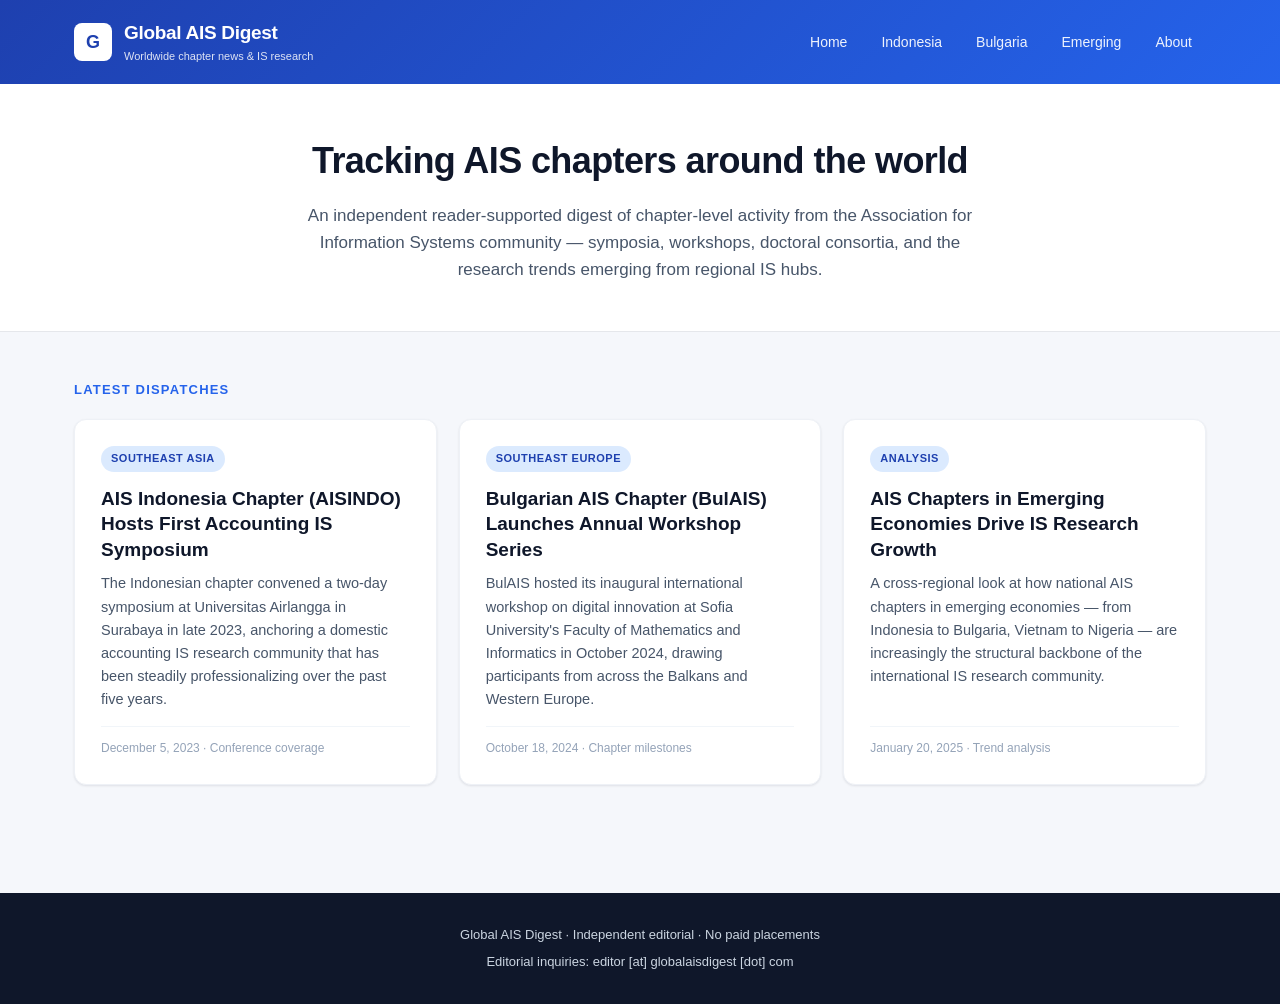
<file: index.html>
<!DOCTYPE html>
<html lang="en">
<head>
<meta charset="UTF-8">
<meta name="viewport" content="width=device-width, initial-scale=1.0">
<title>Global AIS Digest — Worldwide AIS Chapter News &amp; IS Research</title>
<meta name="description" content="A digest of news, events, and research activity from Association for Information Systems chapters worldwide.">
<link rel="stylesheet" href="style.css">
</head>
<body>

<header class="topbar">
  <div class="topbar-inner">
    <a href="index.html" class="brand">
      <div class="brand-logo">G</div>
      <div class="brand-text">
        <div class="brand-name">Global AIS Digest</div>
        <div class="brand-tag">Worldwide chapter news &amp; IS research</div>
      </div>
    </a>
    <nav class="primary">
      <a href="index.html">Home</a>
      <a href="article-aisindo-symposium.html">Indonesia</a>
      <a href="article-bulais-workshop.html">Bulgaria</a>
      <a href="article-emerging-chapters.html">Emerging</a>
      <a href="about.html">About</a>
    </nav>
  </div>
</header>

<section class="hero">
  <div class="hero-inner">
    <h1>Tracking AIS chapters around the world</h1>
    <p>An independent reader-supported digest of chapter-level activity from the Association for Information Systems community — symposia, workshops, doctoral consortia, and the research trends emerging from regional IS hubs.</p>
  </div>
</section>

<main>
  <div class="container">

    <div class="section-title">Latest dispatches</div>

    <div class="card-grid">

      <article class="card">
        <span class="card-tag">Southeast Asia</span>
        <h3><a href="article-aisindo-symposium.html">AIS Indonesia Chapter (AISINDO) Hosts First Accounting IS Symposium</a></h3>
        <p>The Indonesian chapter convened a two-day symposium at Universitas Airlangga in Surabaya in late 2023, anchoring a domestic accounting IS research community that has been steadily professionalizing over the past five years.</p>
        <div class="card-meta">December 5, 2023 · Conference coverage</div>
      </article>

      <article class="card">
        <span class="card-tag">Southeast Europe</span>
        <h3><a href="article-bulais-workshop.html">Bulgarian AIS Chapter (BulAIS) Launches Annual Workshop Series</a></h3>
        <p>BulAIS hosted its inaugural international workshop on digital innovation at Sofia University's Faculty of Mathematics and Informatics in October 2024, drawing participants from across the Balkans and Western Europe.</p>
        <div class="card-meta">October 18, 2024 · Chapter milestones</div>
      </article>

      <article class="card">
        <span class="card-tag">Analysis</span>
        <h3><a href="article-emerging-chapters.html">AIS Chapters in Emerging Economies Drive IS Research Growth</a></h3>
        <p>A cross-regional look at how national AIS chapters in emerging economies — from Indonesia to Bulgaria, Vietnam to Nigeria — are increasingly the structural backbone of the international IS research community.</p>
        <div class="card-meta">January 20, 2025 · Trend analysis</div>
      </article>

    </div>

  </div>
</main>

<footer class="site-footer">
  <div class="container">
    <p>Global AIS Digest · Independent editorial · No paid placements</p>
    <p style="margin-top:6px;">Editorial inquiries: editor [at] globalaisdigest [dot] com</p>
  </div>
</footer>

</body>
</html>
</file>
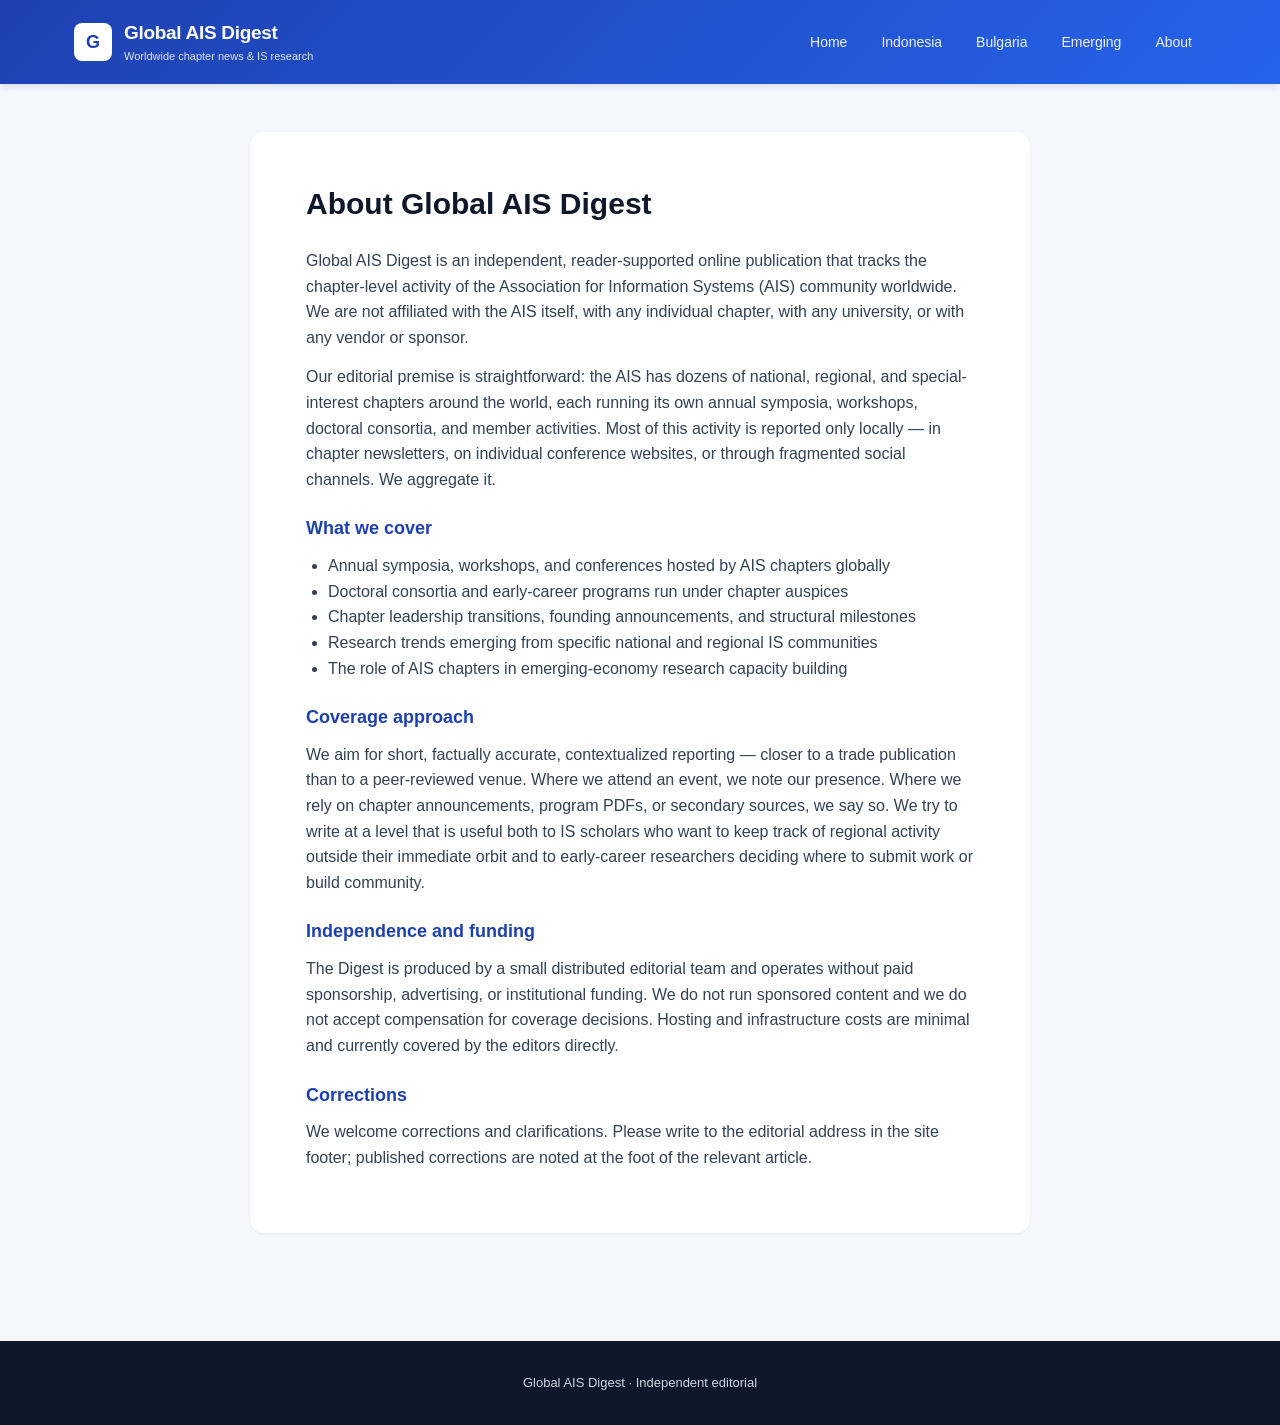
<file: about.html>
<!DOCTYPE html>
<html lang="en">
<head>
<meta charset="UTF-8">
<meta name="viewport" content="width=device-width, initial-scale=1.0">
<title>About — Global AIS Digest</title>
<link rel="stylesheet" href="style.css">
</head>
<body>

<header class="topbar">
  <div class="topbar-inner">
    <a href="index.html" class="brand">
      <div class="brand-logo">G</div>
      <div class="brand-text">
        <div class="brand-name">Global AIS Digest</div>
        <div class="brand-tag">Worldwide chapter news &amp; IS research</div>
      </div>
    </a>
    <nav class="primary">
      <a href="index.html">Home</a>
      <a href="article-aisindo-symposium.html">Indonesia</a>
      <a href="article-bulais-workshop.html">Bulgaria</a>
      <a href="article-emerging-chapters.html">Emerging</a>
      <a href="about.html">About</a>
    </nav>
  </div>
</header>

<main>
  <div class="container">
    <div class="about-wrap">
      <h1>About Global AIS Digest</h1>

      <p>Global AIS Digest is an independent, reader-supported online publication that tracks the chapter-level activity of the Association for Information Systems (AIS) community worldwide. We are not affiliated with the AIS itself, with any individual chapter, with any university, or with any vendor or sponsor.</p>

      <p>Our editorial premise is straightforward: the AIS has dozens of national, regional, and special-interest chapters around the world, each running its own annual symposia, workshops, doctoral consortia, and member activities. Most of this activity is reported only locally — in chapter newsletters, on individual conference websites, or through fragmented social channels. We aggregate it.</p>

      <h3>What we cover</h3>
      <ul style="margin-left:22px; margin-bottom:14px; color:#334155;">
        <li>Annual symposia, workshops, and conferences hosted by AIS chapters globally</li>
        <li>Doctoral consortia and early-career programs run under chapter auspices</li>
        <li>Chapter leadership transitions, founding announcements, and structural milestones</li>
        <li>Research trends emerging from specific national and regional IS communities</li>
        <li>The role of AIS chapters in emerging-economy research capacity building</li>
      </ul>

      <h3>Coverage approach</h3>
      <p>We aim for short, factually accurate, contextualized reporting — closer to a trade publication than to a peer-reviewed venue. Where we attend an event, we note our presence. Where we rely on chapter announcements, program PDFs, or secondary sources, we say so. We try to write at a level that is useful both to IS scholars who want to keep track of regional activity outside their immediate orbit and to early-career researchers deciding where to submit work or build community.</p>

      <h3>Independence and funding</h3>
      <p>The Digest is produced by a small distributed editorial team and operates without paid sponsorship, advertising, or institutional funding. We do not run sponsored content and we do not accept compensation for coverage decisions. Hosting and infrastructure costs are minimal and currently covered by the editors directly.</p>

      <h3>Corrections</h3>
      <p>We welcome corrections and clarifications. Please write to the editorial address in the site footer; published corrections are noted at the foot of the relevant article.</p>

    </div>
  </div>
</main>

<footer class="site-footer">
  <div class="container">
    <p>Global AIS Digest · Independent editorial</p>
  </div>
</footer>

</body>
</html>
</file>
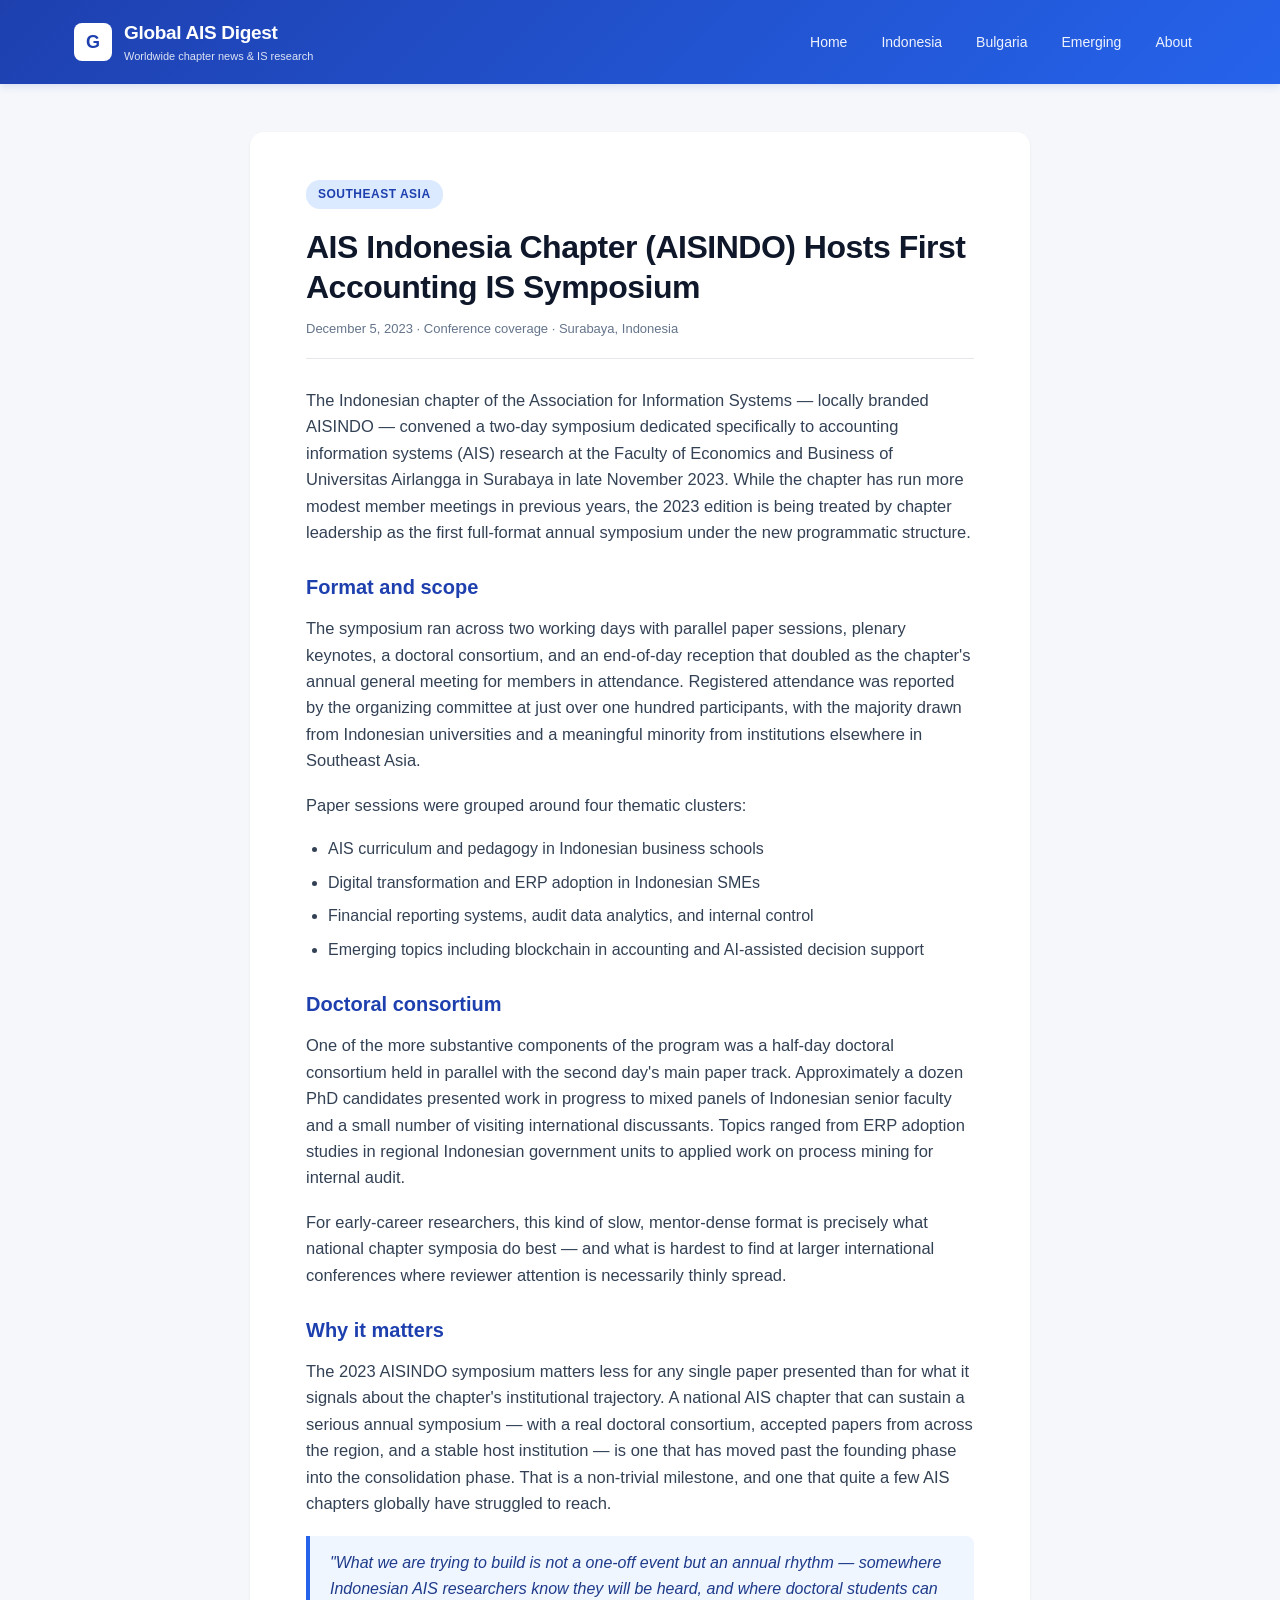
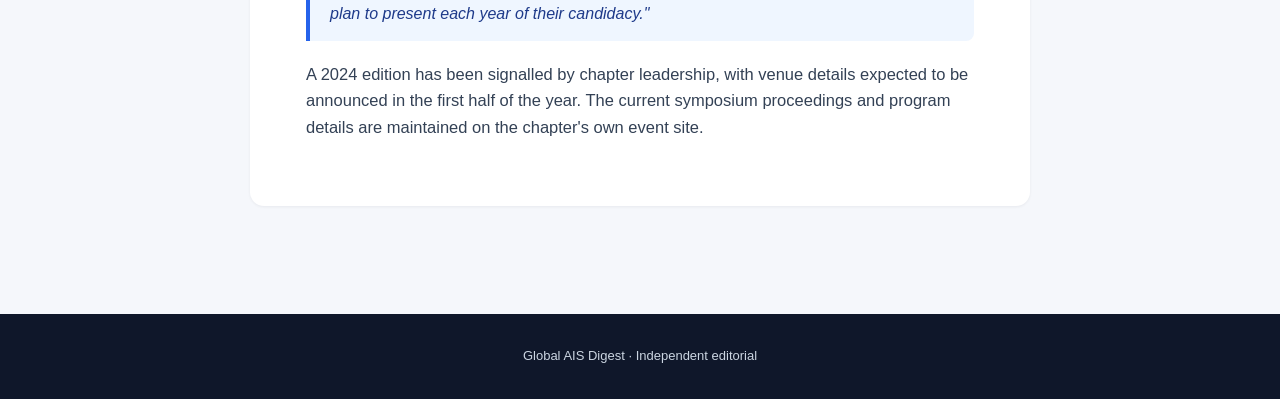
<file: article-aisindo-symposium.html>
<!DOCTYPE html>
<html lang="en">
<head>
<meta charset="UTF-8">
<meta name="viewport" content="width=device-width, initial-scale=1.0">
<title>AIS Indonesia Chapter (AISINDO) Hosts First Accounting IS Symposium — Global AIS Digest</title>
<link rel="stylesheet" href="style.css">
</head>
<body>

<header class="topbar">
  <div class="topbar-inner">
    <a href="index.html" class="brand">
      <div class="brand-logo">G</div>
      <div class="brand-text">
        <div class="brand-name">Global AIS Digest</div>
        <div class="brand-tag">Worldwide chapter news &amp; IS research</div>
      </div>
    </a>
    <nav class="primary">
      <a href="index.html">Home</a>
      <a href="article-aisindo-symposium.html">Indonesia</a>
      <a href="article-bulais-workshop.html">Bulgaria</a>
      <a href="article-emerging-chapters.html">Emerging</a>
      <a href="about.html">About</a>
    </nav>
  </div>
</header>

<main>
  <div class="container">
    <article class="post">

      <span class="post-tag">Southeast Asia</span>
      <h1>AIS Indonesia Chapter (AISINDO) Hosts First Accounting IS Symposium</h1>
      <div class="post-meta">December 5, 2023 · Conference coverage · Surabaya, Indonesia</div>

      <p>The Indonesian chapter of the Association for Information Systems — locally branded AISINDO — convened a two-day symposium dedicated specifically to accounting information systems (AIS) research at the Faculty of Economics and Business of Universitas Airlangga in Surabaya in late November 2023. While the chapter has run more modest member meetings in previous years, the 2023 edition is being treated by chapter leadership as the first full-format annual symposium under the new programmatic structure.</p>

      <h3>Format and scope</h3>

      <p>The symposium ran across two working days with parallel paper sessions, plenary keynotes, a doctoral consortium, and an end-of-day reception that doubled as the chapter's annual general meeting for members in attendance. Registered attendance was reported by the organizing committee at just over one hundred participants, with the majority drawn from Indonesian universities and a meaningful minority from institutions elsewhere in Southeast Asia.</p>

      <p>Paper sessions were grouped around four thematic clusters:</p>
      <ul>
        <li>AIS curriculum and pedagogy in Indonesian business schools</li>
        <li>Digital transformation and ERP adoption in Indonesian SMEs</li>
        <li>Financial reporting systems, audit data analytics, and internal control</li>
        <li>Emerging topics including blockchain in accounting and AI-assisted decision support</li>
      </ul>

      <h3>Doctoral consortium</h3>

      <p>One of the more substantive components of the program was a half-day doctoral consortium held in parallel with the second day's main paper track. Approximately a dozen PhD candidates presented work in progress to mixed panels of Indonesian senior faculty and a small number of visiting international discussants. Topics ranged from ERP adoption studies in regional Indonesian government units to applied work on process mining for internal audit.</p>

      <p>For early-career researchers, this kind of slow, mentor-dense format is precisely what national chapter symposia do best — and what is hardest to find at larger international conferences where reviewer attention is necessarily thinly spread.</p>

      <h3>Why it matters</h3>

      <p>The 2023 AISINDO symposium matters less for any single paper presented than for what it signals about the chapter's institutional trajectory. A national AIS chapter that can sustain a serious annual symposium — with a real doctoral consortium, accepted papers from across the region, and a stable host institution — is one that has moved past the founding phase into the consolidation phase. That is a non-trivial milestone, and one that quite a few AIS chapters globally have struggled to reach.</p>

      <blockquote>"What we are trying to build is not a one-off event but an annual rhythm — somewhere Indonesian AIS researchers know they will be heard, and where doctoral students can plan to present each year of their candidacy."</blockquote>

      <p>A 2024 edition has been signalled by chapter leadership, with venue details expected to be announced in the first half of the year. The current symposium proceedings and program details are maintained on the chapter's own event site.</p>

    </article>
  </div>
</main>

<footer class="site-footer">
  <div class="container">
    <p>Global AIS Digest · Independent editorial</p>
  </div>
</footer>

</body>
</html>
</file>
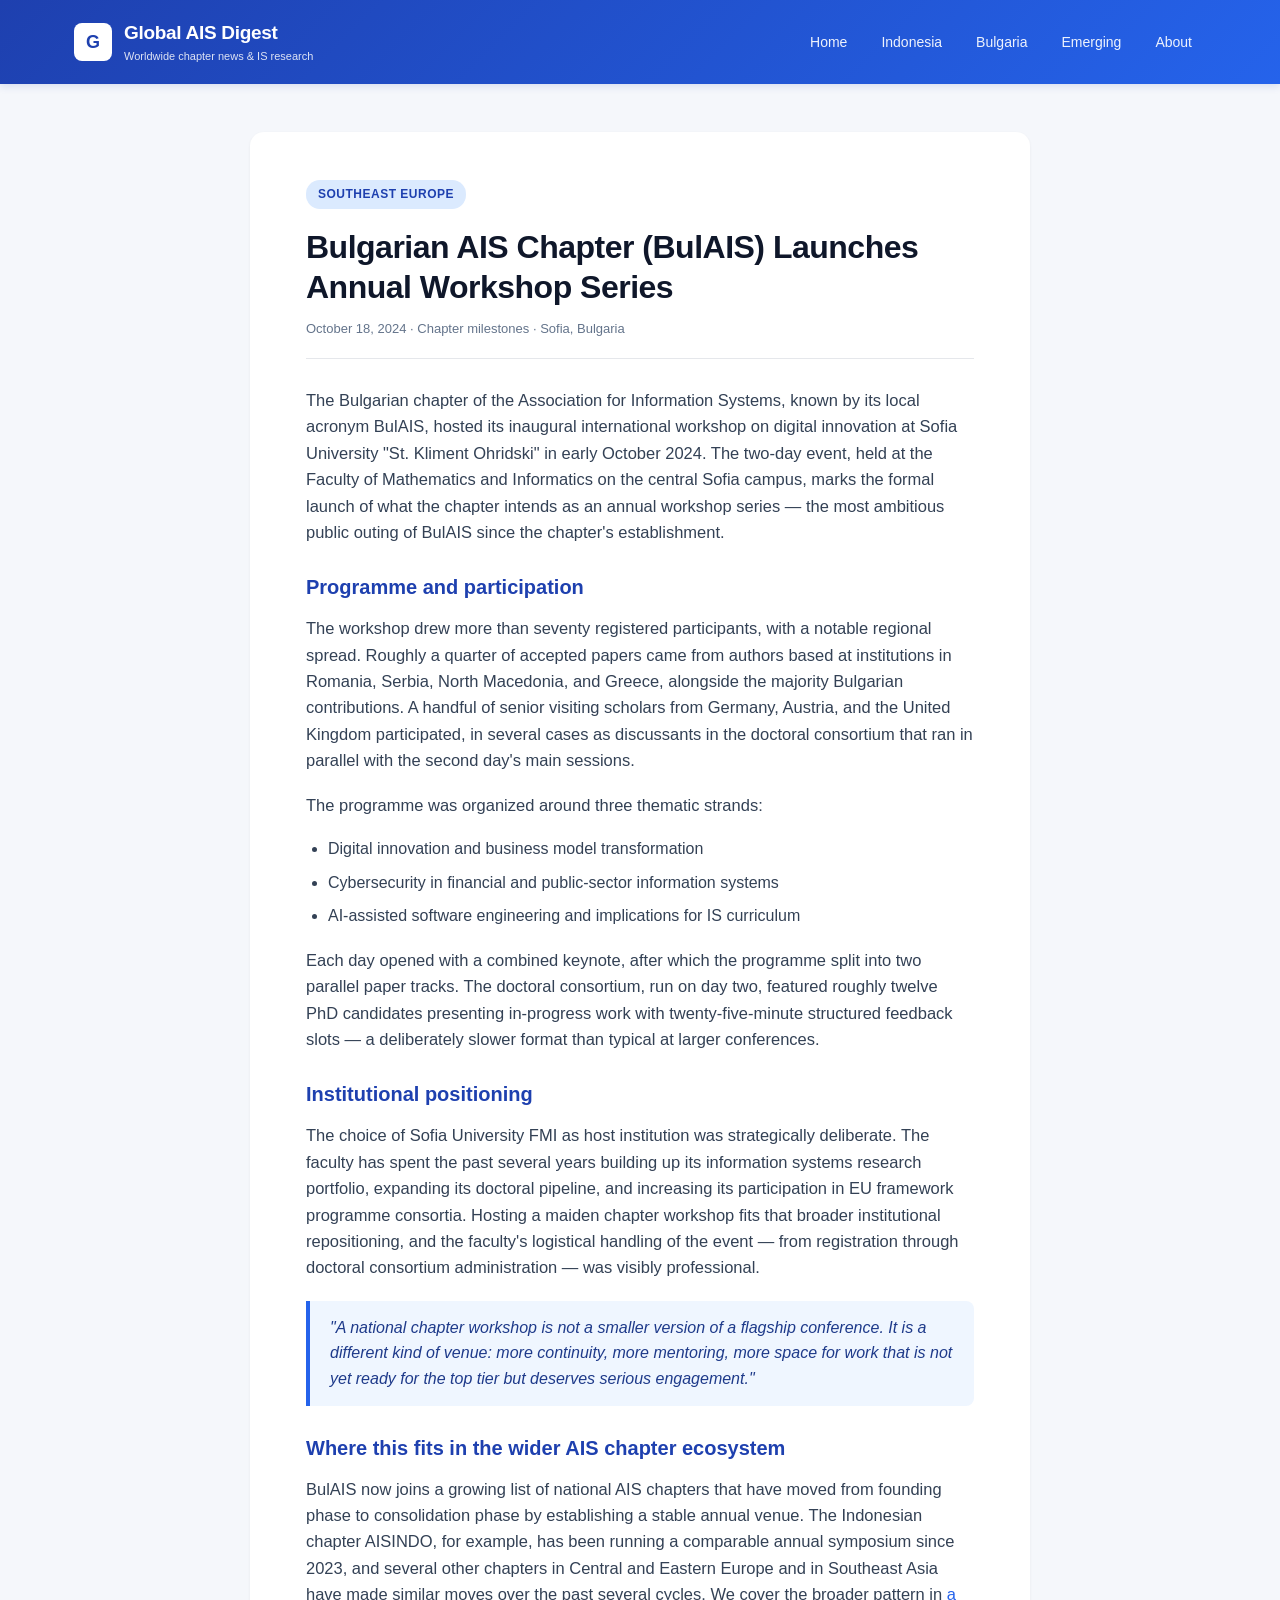
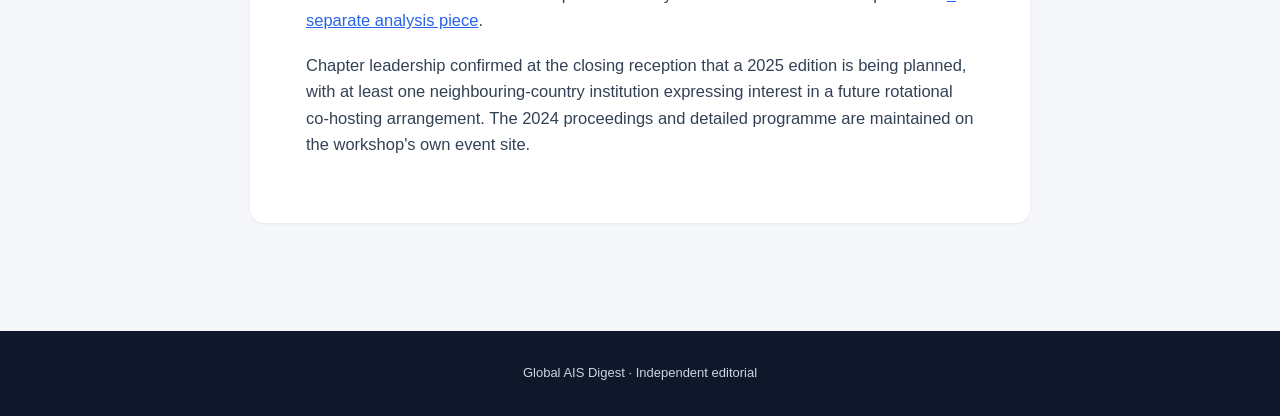
<file: article-bulais-workshop.html>
<!DOCTYPE html>
<html lang="en">
<head>
<meta charset="UTF-8">
<meta name="viewport" content="width=device-width, initial-scale=1.0">
<title>Bulgarian AIS Chapter (BulAIS) Launches Annual Workshop Series — Global AIS Digest</title>
<link rel="stylesheet" href="style.css">
</head>
<body>

<header class="topbar">
  <div class="topbar-inner">
    <a href="index.html" class="brand">
      <div class="brand-logo">G</div>
      <div class="brand-text">
        <div class="brand-name">Global AIS Digest</div>
        <div class="brand-tag">Worldwide chapter news &amp; IS research</div>
      </div>
    </a>
    <nav class="primary">
      <a href="index.html">Home</a>
      <a href="article-aisindo-symposium.html">Indonesia</a>
      <a href="article-bulais-workshop.html">Bulgaria</a>
      <a href="article-emerging-chapters.html">Emerging</a>
      <a href="about.html">About</a>
    </nav>
  </div>
</header>

<main>
  <div class="container">
    <article class="post">

      <span class="post-tag">Southeast Europe</span>
      <h1>Bulgarian AIS Chapter (BulAIS) Launches Annual Workshop Series</h1>
      <div class="post-meta">October 18, 2024 · Chapter milestones · Sofia, Bulgaria</div>

      <p>The Bulgarian chapter of the Association for Information Systems, known by its local acronym BulAIS, hosted its inaugural international workshop on digital innovation at Sofia University "St. Kliment Ohridski" in early October 2024. The two-day event, held at the Faculty of Mathematics and Informatics on the central Sofia campus, marks the formal launch of what the chapter intends as an annual workshop series — the most ambitious public outing of BulAIS since the chapter's establishment.</p>

      <h3>Programme and participation</h3>

      <p>The workshop drew more than seventy registered participants, with a notable regional spread. Roughly a quarter of accepted papers came from authors based at institutions in Romania, Serbia, North Macedonia, and Greece, alongside the majority Bulgarian contributions. A handful of senior visiting scholars from Germany, Austria, and the United Kingdom participated, in several cases as discussants in the doctoral consortium that ran in parallel with the second day's main sessions.</p>

      <p>The programme was organized around three thematic strands:</p>
      <ul>
        <li>Digital innovation and business model transformation</li>
        <li>Cybersecurity in financial and public-sector information systems</li>
        <li>AI-assisted software engineering and implications for IS curriculum</li>
      </ul>

      <p>Each day opened with a combined keynote, after which the programme split into two parallel paper tracks. The doctoral consortium, run on day two, featured roughly twelve PhD candidates presenting in-progress work with twenty-five-minute structured feedback slots — a deliberately slower format than typical at larger conferences.</p>

      <h3>Institutional positioning</h3>

      <p>The choice of Sofia University FMI as host institution was strategically deliberate. The faculty has spent the past several years building up its information systems research portfolio, expanding its doctoral pipeline, and increasing its participation in EU framework programme consortia. Hosting a maiden chapter workshop fits that broader institutional repositioning, and the faculty's logistical handling of the event — from registration through doctoral consortium administration — was visibly professional.</p>

      <blockquote>"A national chapter workshop is not a smaller version of a flagship conference. It is a different kind of venue: more continuity, more mentoring, more space for work that is not yet ready for the top tier but deserves serious engagement."</blockquote>

      <h3>Where this fits in the wider AIS chapter ecosystem</h3>

      <p>BulAIS now joins a growing list of national AIS chapters that have moved from founding phase to consolidation phase by establishing a stable annual venue. The Indonesian chapter AISINDO, for example, has been running a comparable annual symposium since 2023, and several other chapters in Central and Eastern Europe and in Southeast Asia have made similar moves over the past several cycles. We cover the broader pattern in <a href="article-emerging-chapters.html" style="color:#2563eb;">a separate analysis piece</a>.</p>

      <p>Chapter leadership confirmed at the closing reception that a 2025 edition is being planned, with at least one neighbouring-country institution expressing interest in a future rotational co-hosting arrangement. The 2024 proceedings and detailed programme are maintained on the workshop's own event site.</p>

    </article>
  </div>
</main>

<footer class="site-footer">
  <div class="container">
    <p>Global AIS Digest · Independent editorial</p>
  </div>
</footer>

</body>
</html>
</file>
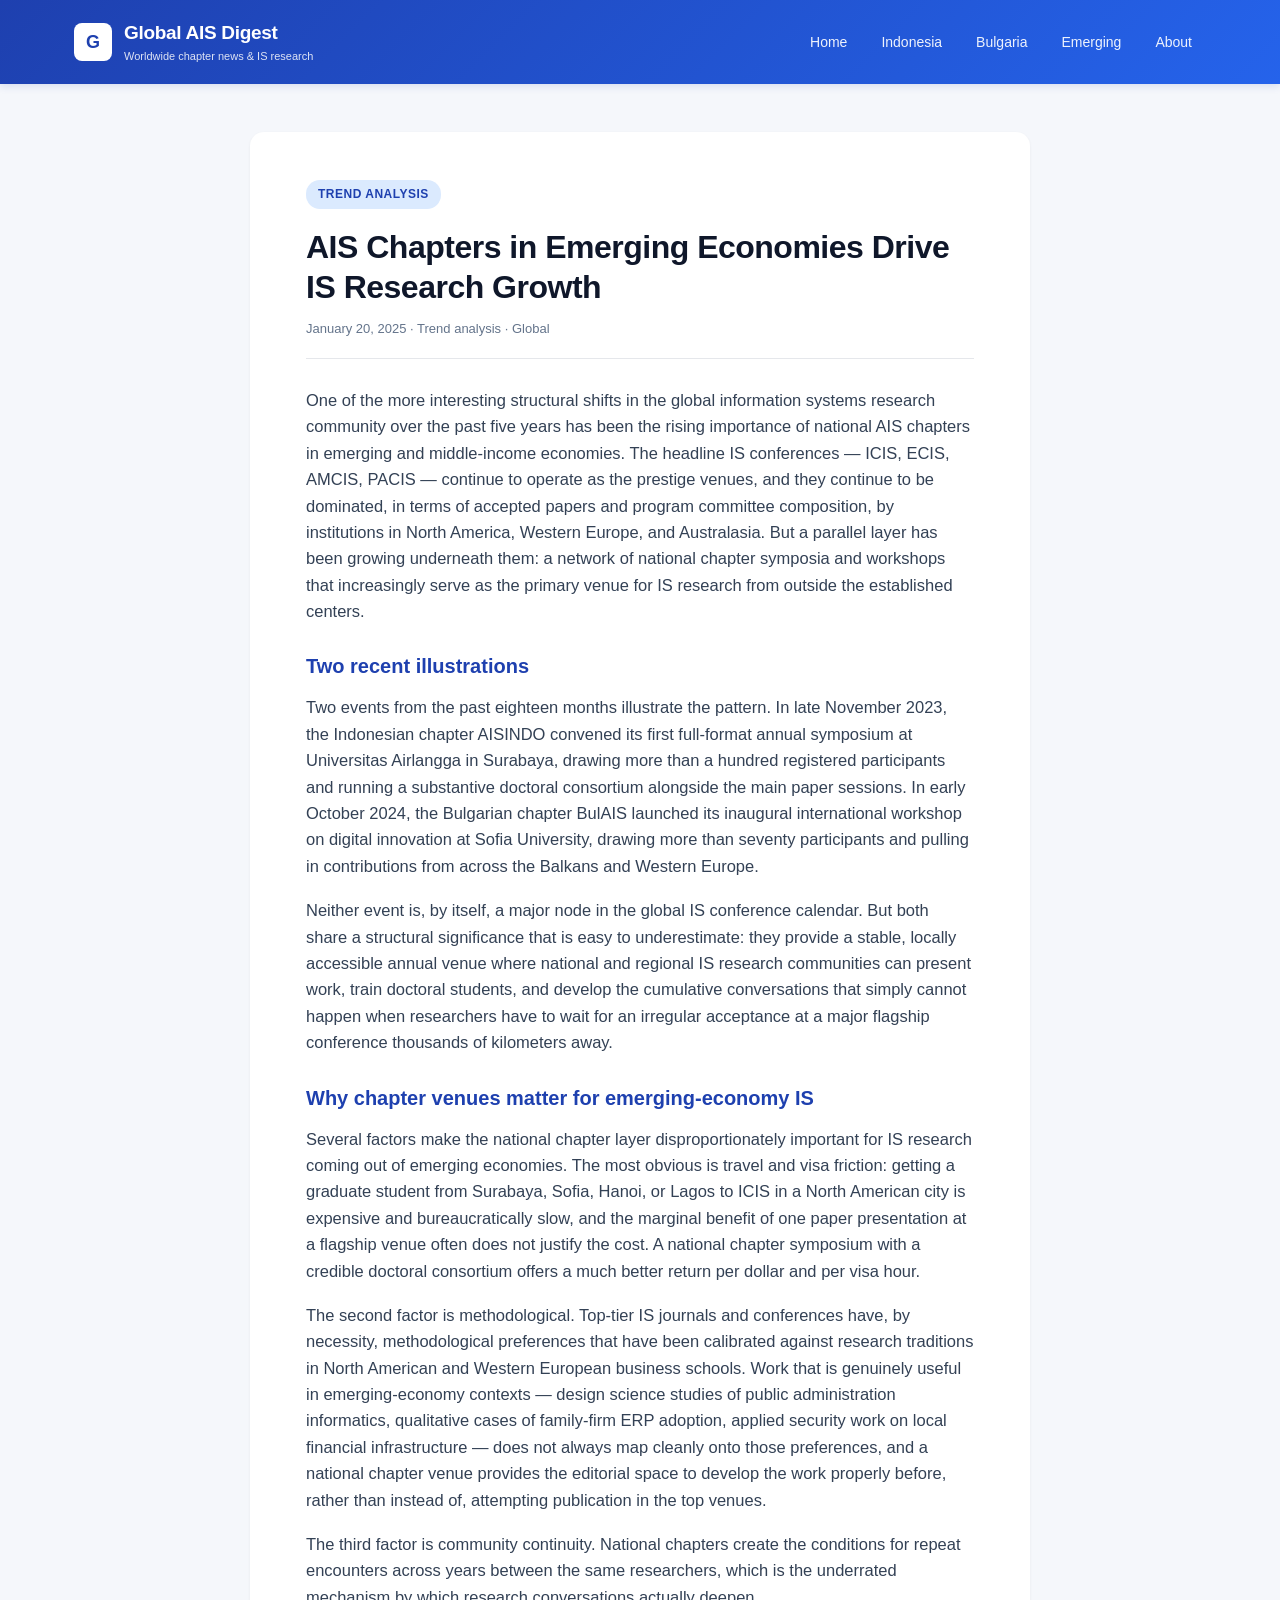
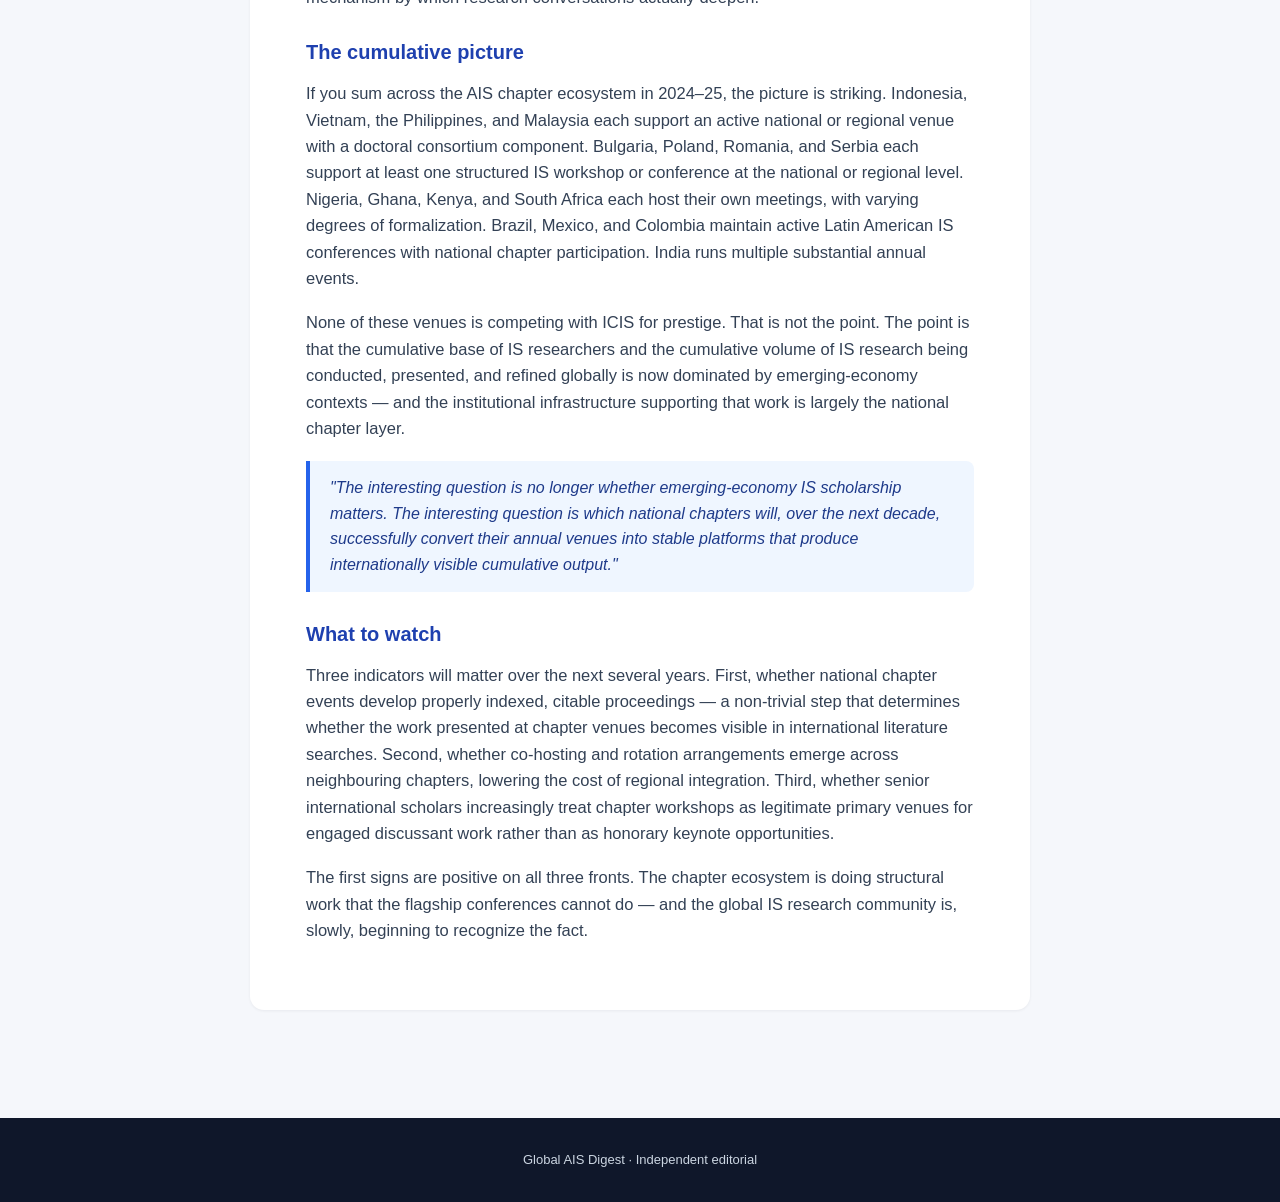
<file: article-emerging-chapters.html>
<!DOCTYPE html>
<html lang="en">
<head>
<meta charset="UTF-8">
<meta name="viewport" content="width=device-width, initial-scale=1.0">
<title>AIS Chapters in Emerging Economies Drive IS Research Growth — Global AIS Digest</title>
<link rel="stylesheet" href="style.css">
</head>
<body>

<header class="topbar">
  <div class="topbar-inner">
    <a href="index.html" class="brand">
      <div class="brand-logo">G</div>
      <div class="brand-text">
        <div class="brand-name">Global AIS Digest</div>
        <div class="brand-tag">Worldwide chapter news &amp; IS research</div>
      </div>
    </a>
    <nav class="primary">
      <a href="index.html">Home</a>
      <a href="article-aisindo-symposium.html">Indonesia</a>
      <a href="article-bulais-workshop.html">Bulgaria</a>
      <a href="article-emerging-chapters.html">Emerging</a>
      <a href="about.html">About</a>
    </nav>
  </div>
</header>

<main>
  <div class="container">
    <article class="post">

      <span class="post-tag">Trend analysis</span>
      <h1>AIS Chapters in Emerging Economies Drive IS Research Growth</h1>
      <div class="post-meta">January 20, 2025 · Trend analysis · Global</div>

      <p>One of the more interesting structural shifts in the global information systems research community over the past five years has been the rising importance of national AIS chapters in emerging and middle-income economies. The headline IS conferences — ICIS, ECIS, AMCIS, PACIS — continue to operate as the prestige venues, and they continue to be dominated, in terms of accepted papers and program committee composition, by institutions in North America, Western Europe, and Australasia. But a parallel layer has been growing underneath them: a network of national chapter symposia and workshops that increasingly serve as the primary venue for IS research from outside the established centers.</p>

      <h3>Two recent illustrations</h3>

      <p>Two events from the past eighteen months illustrate the pattern. In late November 2023, the Indonesian chapter AISINDO convened its first full-format annual symposium at Universitas Airlangga in Surabaya, drawing more than a hundred registered participants and running a substantive doctoral consortium alongside the main paper sessions. In early October 2024, the Bulgarian chapter BulAIS launched its inaugural international workshop on digital innovation at Sofia University, drawing more than seventy participants and pulling in contributions from across the Balkans and Western Europe.</p>

      <p>Neither event is, by itself, a major node in the global IS conference calendar. But both share a structural significance that is easy to underestimate: they provide a stable, locally accessible annual venue where national and regional IS research communities can present work, train doctoral students, and develop the cumulative conversations that simply cannot happen when researchers have to wait for an irregular acceptance at a major flagship conference thousands of kilometers away.</p>

      <h3>Why chapter venues matter for emerging-economy IS</h3>

      <p>Several factors make the national chapter layer disproportionately important for IS research coming out of emerging economies. The most obvious is travel and visa friction: getting a graduate student from Surabaya, Sofia, Hanoi, or Lagos to ICIS in a North American city is expensive and bureaucratically slow, and the marginal benefit of one paper presentation at a flagship venue often does not justify the cost. A national chapter symposium with a credible doctoral consortium offers a much better return per dollar and per visa hour.</p>

      <p>The second factor is methodological. Top-tier IS journals and conferences have, by necessity, methodological preferences that have been calibrated against research traditions in North American and Western European business schools. Work that is genuinely useful in emerging-economy contexts — design science studies of public administration informatics, qualitative cases of family-firm ERP adoption, applied security work on local financial infrastructure — does not always map cleanly onto those preferences, and a national chapter venue provides the editorial space to develop the work properly before, rather than instead of, attempting publication in the top venues.</p>

      <p>The third factor is community continuity. National chapters create the conditions for repeat encounters across years between the same researchers, which is the underrated mechanism by which research conversations actually deepen.</p>

      <h3>The cumulative picture</h3>

      <p>If you sum across the AIS chapter ecosystem in 2024–25, the picture is striking. Indonesia, Vietnam, the Philippines, and Malaysia each support an active national or regional venue with a doctoral consortium component. Bulgaria, Poland, Romania, and Serbia each support at least one structured IS workshop or conference at the national or regional level. Nigeria, Ghana, Kenya, and South Africa each host their own meetings, with varying degrees of formalization. Brazil, Mexico, and Colombia maintain active Latin American IS conferences with national chapter participation. India runs multiple substantial annual events.</p>

      <p>None of these venues is competing with ICIS for prestige. That is not the point. The point is that the cumulative base of IS researchers and the cumulative volume of IS research being conducted, presented, and refined globally is now dominated by emerging-economy contexts — and the institutional infrastructure supporting that work is largely the national chapter layer.</p>

      <blockquote>"The interesting question is no longer whether emerging-economy IS scholarship matters. The interesting question is which national chapters will, over the next decade, successfully convert their annual venues into stable platforms that produce internationally visible cumulative output."</blockquote>

      <h3>What to watch</h3>

      <p>Three indicators will matter over the next several years. First, whether national chapter events develop properly indexed, citable proceedings — a non-trivial step that determines whether the work presented at chapter venues becomes visible in international literature searches. Second, whether co-hosting and rotation arrangements emerge across neighbouring chapters, lowering the cost of regional integration. Third, whether senior international scholars increasingly treat chapter workshops as legitimate primary venues for engaged discussant work rather than as honorary keynote opportunities.</p>

      <p>The first signs are positive on all three fronts. The chapter ecosystem is doing structural work that the flagship conferences cannot do — and the global IS research community is, slowly, beginning to recognize the fact.</p>

    </article>
  </div>
</main>

<footer class="site-footer">
  <div class="container">
    <p>Global AIS Digest · Independent editorial</p>
  </div>
</footer>

</body>
</html>
</file>
<file: style.css>
/* Global AIS Digest - modern card-based, blue */
* { box-sizing: border-box; margin: 0; padding: 0; }

body {
  font-family: -apple-system, BlinkMacSystemFont, 'Segoe UI', 'Inter', 'Roboto', sans-serif;
  background: #f5f7fb;
  color: #1f2937;
  line-height: 1.6;
}

.topbar {
  background: linear-gradient(135deg, #1e40af 0%, #2563eb 100%);
  color: #ffffff;
  padding: 18px 0;
  box-shadow: 0 2px 8px rgba(30, 64, 175, 0.15);
}

.topbar-inner {
  max-width: 1180px;
  margin: 0 auto;
  padding: 0 24px;
  display: flex;
  align-items: center;
  justify-content: space-between;
  flex-wrap: wrap;
  gap: 16px;
}

.brand {
  display: flex;
  align-items: center;
  gap: 12px;
  text-decoration: none;
  color: #ffffff;
}

.brand-logo {
  width: 38px;
  height: 38px;
  background: #ffffff;
  border-radius: 8px;
  display: flex;
  align-items: center;
  justify-content: center;
  color: #1e40af;
  font-weight: 800;
  font-size: 18px;
}

.brand-text { display: flex; flex-direction: column; }
.brand-name { font-size: 19px; font-weight: 700; letter-spacing: -0.3px; }
.brand-tag { font-size: 11px; opacity: 0.85; }

nav.primary { display: flex; gap: 6px; }

nav.primary a {
  color: rgba(255,255,255,0.92);
  text-decoration: none;
  padding: 8px 14px;
  border-radius: 6px;
  font-size: 14px;
  font-weight: 500;
  transition: background 0.15s;
}

nav.primary a:hover { background: rgba(255,255,255,0.15); color: #ffffff; }

.hero {
  background: #ffffff;
  border-bottom: 1px solid #e5e7eb;
  padding: 48px 0;
}

.hero-inner {
  max-width: 1180px;
  margin: 0 auto;
  padding: 0 24px;
  text-align: center;
}

.hero h1 {
  font-size: 36px;
  font-weight: 800;
  color: #0f172a;
  margin-bottom: 12px;
  letter-spacing: -0.6px;
}

.hero p {
  font-size: 17px;
  color: #475569;
  max-width: 680px;
  margin: 0 auto;
}

main { padding: 48px 0; }

.container {
  max-width: 1180px;
  margin: 0 auto;
  padding: 0 24px;
}

.section-title {
  font-size: 13px;
  font-weight: 700;
  text-transform: uppercase;
  color: #2563eb;
  letter-spacing: 1.2px;
  margin-bottom: 18px;
}

.card-grid {
  display: grid;
  grid-template-columns: repeat(auto-fit, minmax(320px, 1fr));
  gap: 22px;
}

.card {
  background: #ffffff;
  border-radius: 12px;
  padding: 26px;
  box-shadow: 0 1px 3px rgba(15, 23, 42, 0.06), 0 1px 2px rgba(15, 23, 42, 0.04);
  transition: transform 0.18s, box-shadow 0.18s;
  border: 1px solid #eef1f6;
  display: flex;
  flex-direction: column;
}

.card:hover {
  transform: translateY(-3px);
  box-shadow: 0 8px 24px rgba(30, 64, 175, 0.12);
}

.card-tag {
  display: inline-block;
  background: #dbeafe;
  color: #1e40af;
  padding: 4px 10px;
  border-radius: 14px;
  font-size: 11px;
  font-weight: 600;
  text-transform: uppercase;
  letter-spacing: 0.5px;
  margin-bottom: 14px;
  align-self: flex-start;
}

.card h3 {
  font-size: 19px;
  font-weight: 700;
  color: #0f172a;
  line-height: 1.35;
  margin-bottom: 10px;
}

.card h3 a { color: inherit; text-decoration: none; }
.card h3 a:hover { color: #2563eb; }

.card p {
  font-size: 14.5px;
  color: #475569;
  flex: 1;
  margin-bottom: 14px;
}

.card-meta {
  font-size: 12px;
  color: #94a3b8;
  border-top: 1px solid #f1f5f9;
  padding-top: 12px;
}

article.post {
  max-width: 780px;
  margin: 0 auto;
  background: #ffffff;
  border-radius: 14px;
  padding: 48px 56px;
  box-shadow: 0 1px 3px rgba(15, 23, 42, 0.06);
}

article.post .post-tag {
  display: inline-block;
  background: #dbeafe;
  color: #1e40af;
  padding: 5px 12px;
  border-radius: 14px;
  font-size: 12px;
  font-weight: 600;
  text-transform: uppercase;
  letter-spacing: 0.5px;
  margin-bottom: 18px;
}

article.post h1 {
  font-size: 32px;
  font-weight: 800;
  color: #0f172a;
  line-height: 1.25;
  letter-spacing: -0.5px;
  margin-bottom: 12px;
}

article.post .post-meta {
  font-size: 13px;
  color: #64748b;
  margin-bottom: 28px;
  padding-bottom: 18px;
  border-bottom: 1px solid #e5e7eb;
}

article.post p {
  font-size: 16.5px;
  color: #334155;
  margin-bottom: 18px;
}

article.post h3 {
  font-size: 20px;
  font-weight: 700;
  color: #1e40af;
  margin: 26px 0 12px;
}

article.post ul { margin: 0 0 18px 22px; color: #334155; }
article.post ul li { margin-bottom: 8px; }

article.post blockquote {
  background: #eff6ff;
  border-left: 4px solid #2563eb;
  padding: 14px 20px;
  border-radius: 0 8px 8px 0;
  margin: 20px 0;
  color: #1e3a8a;
  font-style: italic;
}

.about-wrap {
  max-width: 780px;
  margin: 0 auto;
  background: #ffffff;
  border-radius: 14px;
  padding: 48px 56px;
  box-shadow: 0 1px 3px rgba(15, 23, 42, 0.06);
}

.about-wrap h1 {
  font-size: 30px;
  color: #0f172a;
  margin-bottom: 20px;
  font-weight: 800;
}

.about-wrap h3 { font-size: 18px; color: #1e40af; margin: 22px 0 10px; }
.about-wrap p { margin-bottom: 14px; color: #334155; }

footer.site-footer {
  background: #0f172a;
  color: #cbd5e1;
  padding: 32px 0;
  margin-top: 60px;
  text-align: center;
  font-size: 13px;
}

footer.site-footer a { color: #93c5fd; text-decoration: none; }
</file>
